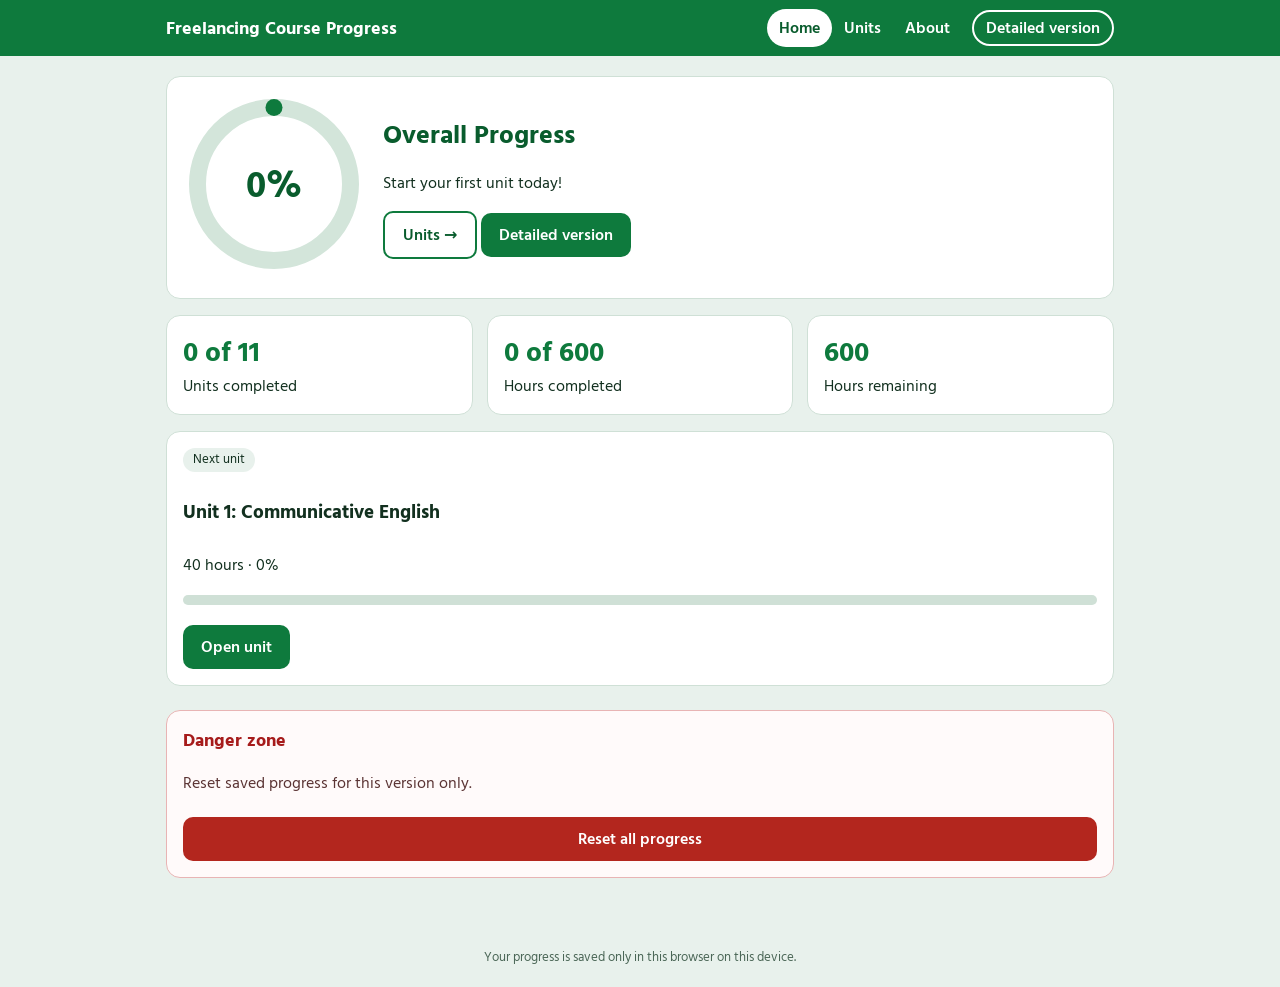
<file: index.html>
<!DOCTYPE html>
<html lang="en">
<head>
<meta charset="utf-8">
<meta name="viewport" content="width=device-width,initial-scale=1">
<title>Freelancing Course Progress</title>
<link href="https://fonts.googleapis.com/css2?family=Hind+Siliguri:wght@400;600;700&display=swap" rel="stylesheet">
<link rel="stylesheet" href="css/index.css">
</head>
<body>
<header><div class="bar">
<div class="brand" id="brand"></div>
<nav id="nav"></nav>
<a class="lang" id="dv" href="detailed.html" style="text-decoration:none"></a>

</div></header>
<main id="app"></main>
<footer id="foot"></footer>

<script src="js/progress-sync.js" defer></script>
    <script src="js/index.js" defer></script>
</body>
</html>
</file>
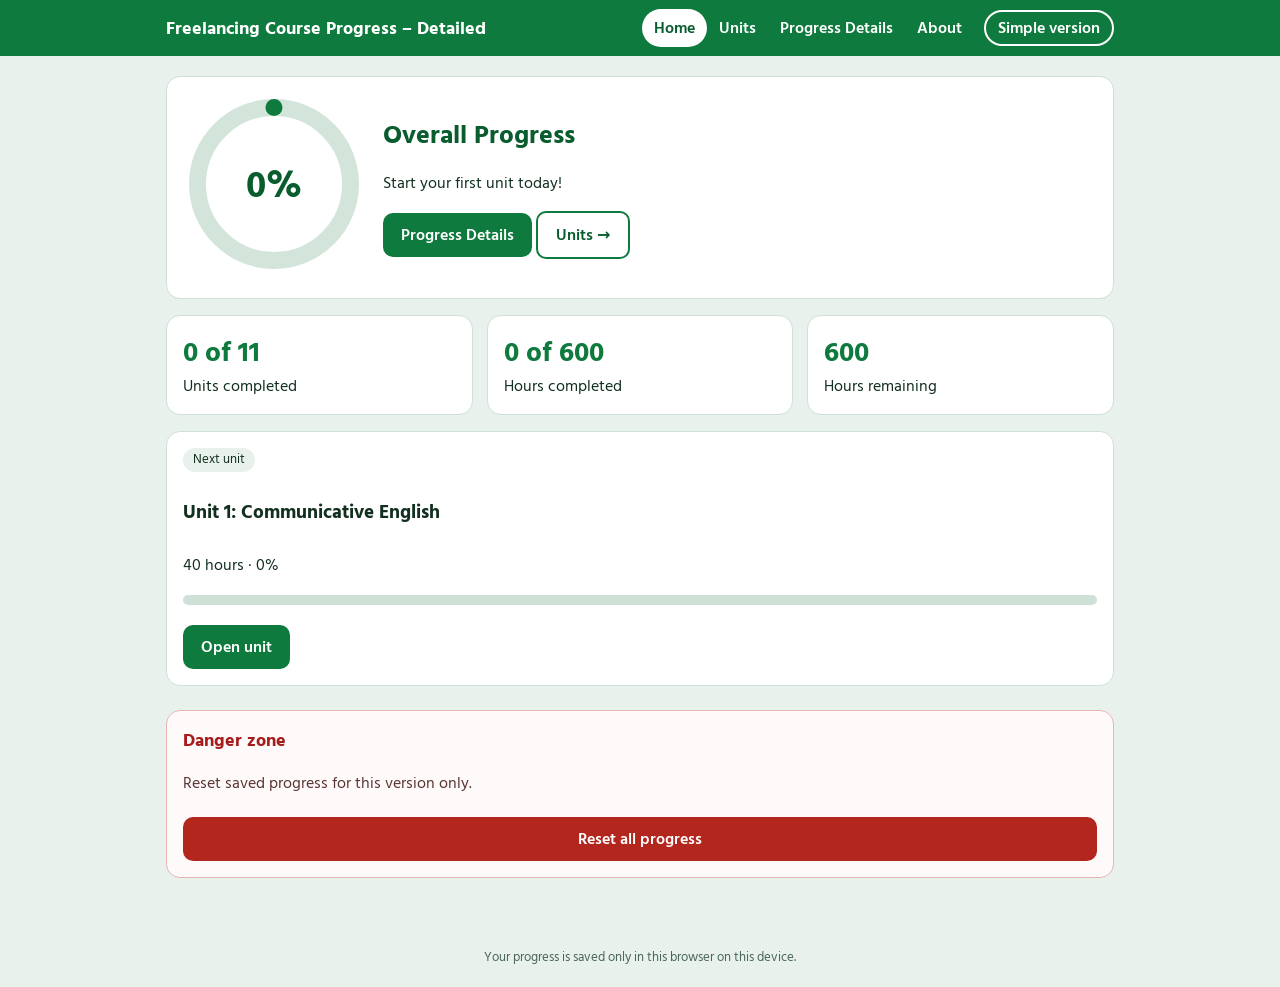
<file: detailed.html>
<!DOCTYPE html>
<html lang="en">
<head>
<meta charset="utf-8">
<meta name="viewport" content="width=device-width,initial-scale=1">
<title>Freelancing Course Progress</title>
<link href="https://fonts.googleapis.com/css2?family=Hind+Siliguri:wght@400;600;700&display=swap" rel="stylesheet">
<link rel="stylesheet" href="css/detailed.css">
</head>
<body>
<header><div class="bar">
<div class="brand" id="brand"></div>
<nav id="nav"></nav>
<a class="lang" id="v1" href="index.html" style="text-decoration:none"></a>

</div></header>
<main id="app"></main>
<footer id="foot"></footer>

<script src="js/progress-sync.js" defer></script>
    <script src="js/detailed.js" defer></script>
</body>
</html>
</file>
<file: css/index.css>
:root{--g:#0e7a3d;--gd:#095c2d;--bg:#e8f1ec;--card:#fff;--line:#cfe0d6;--tx:#12301f}
*{box-sizing:border-box}
body{margin:0;background:var(--bg);color:var(--tx);font-family:"Hind Siliguri",system-ui,Arial,sans-serif;line-height:1.5}
header{background:var(--g);color:#fff;position:sticky;top:0;z-index:5}
.bar{max-width:980px;margin:auto;padding:10px 16px;display:flex;flex-wrap:wrap;align-items:center;gap:10px}
.brand{font-weight:700;font-size:18px;margin-right:auto}
nav a{color:#fff;text-decoration:none;padding:6px 12px;border-radius:20px;font-weight:600}
nav a.on{background:#fff;color:var(--gd)}
.lang{border:2px solid #fff;background:none;color:#fff;border-radius:20px;padding:4px 12px;font:inherit;font-weight:600;cursor:pointer}
main{max-width:980px;margin:auto;padding:20px 16px 50px}
h1{margin:0 0 6px;font-size:26px;color:var(--gd)}
.hero,.card,.stat{background:var(--card);border:1px solid var(--line);border-radius:14px}
.hero{display:flex;align-items:center;gap:24px;padding:22px;flex-wrap:wrap}
.ring{width:170px;flex:none}
.stats{display:grid;grid-template-columns:repeat(auto-fit,minmax(200px,1fr));gap:14px;margin:16px 0}
.stat{padding:16px}.stat b{display:block;font-size:28px;color:var(--g)}
.grid{display:grid;grid-template-columns:repeat(auto-fill,minmax(290px,1fr));gap:14px;margin-top:16px}
.card{padding:16px;display:flex;flex-direction:column;gap:8px}
.card.ok{border-color:var(--g);background:#f1faf4}
.row{display:flex;align-items:center;gap:10px}
.row h3{margin:0;font-size:17px;flex:1}
.chk{width:24px;height:24px;accent-color:var(--g);cursor:pointer}
.tag{font-size:13px;background:var(--bg);padding:2px 10px;border-radius:12px;width:fit-content}
.ok .tag{background:var(--g);color:#fff}
.btn{display:inline-block;background:var(--g);color:#fff;border:0;border-radius:10px;padding:10px 18px;font:inherit;font-weight:600;text-decoration:none;cursor:pointer}
.btn.alt{background:#fff;color:var(--gd);border:2px solid var(--g)}
.btn.red{background:#b3261e}
a.more{color:var(--g);font-weight:600;text-decoration:none}
ul{padding-left:20px}.tl{list-style:none;padding:0;margin:6px 0 12px}.tl li{padding:6px 0}.tl label{display:flex;gap:10px;align-items:center;cursor:pointer}
.pbar{height:10px;background:var(--line);border-radius:8px;overflow:hidden;margin-top:10px}
.pbar i{display:block;height:100%;background:var(--g)}
.nav2{display:flex;justify-content:space-between;margin-top:20px;gap:10px;flex-wrap:wrap}
footer{text-align:center;font-size:13px;color:#4a6656;padding:20px}

.danger-zone{margin-top:24px;border:1px solid #e8b4b4;background:#fffafa}
.danger-zone h2{margin:0 0 8px;color:#a61b1b;font-size:1.15rem}
.danger-zone p{margin:0 0 14px;color:#5b3434}
</file>
<file: css/detailed.css>
:root{--g:#0e7a3d;--gd:#095c2d;--bg:#e8f1ec;--card:#fff;--line:#cfe0d6;--tx:#12301f}
*{box-sizing:border-box}
body{margin:0;background:var(--bg);color:var(--tx);font-family:"Hind Siliguri",system-ui,Arial,sans-serif;line-height:1.5}
header{background:var(--g);color:#fff;position:sticky;top:0;z-index:5}
.bar{max-width:980px;margin:auto;padding:10px 16px;display:flex;flex-wrap:wrap;align-items:center;gap:10px}
.brand{font-weight:700;font-size:18px;margin-right:auto}
nav a{color:#fff;text-decoration:none;padding:6px 12px;border-radius:20px;font-weight:600}
nav a.on{background:#fff;color:var(--gd)}
.lang{border:2px solid #fff;background:none;color:#fff;border-radius:20px;padding:4px 12px;font:inherit;font-weight:600;cursor:pointer}
main{max-width:980px;margin:auto;padding:20px 16px 50px}
h1{margin:0 0 6px;font-size:26px;color:var(--gd)}
.hero,.card,.stat{background:var(--card);border:1px solid var(--line);border-radius:14px}
.hero{display:flex;align-items:center;gap:24px;padding:22px;flex-wrap:wrap}
.ring{width:170px;flex:none}
.stats{display:grid;grid-template-columns:repeat(auto-fit,minmax(200px,1fr));gap:14px;margin:16px 0}
.stat{padding:16px}.stat b{display:block;font-size:28px;color:var(--g)}
.grid{display:grid;grid-template-columns:repeat(auto-fill,minmax(290px,1fr));gap:14px;margin-top:16px}
.card{padding:16px;display:flex;flex-direction:column;gap:8px}
.card.ok{border-color:var(--g);background:#f1faf4}
.row{display:flex;align-items:center;gap:10px}
.row h3{margin:0;font-size:17px;flex:1}
.chk{width:24px;height:24px;accent-color:var(--g);cursor:pointer}
.tag{font-size:13px;background:var(--bg);padding:2px 10px;border-radius:12px;width:fit-content}
.ok .tag{background:var(--g);color:#fff}
.btn{display:inline-block;background:var(--g);color:#fff;border:0;border-radius:10px;padding:10px 18px;font:inherit;font-weight:600;text-decoration:none;cursor:pointer}
.btn.alt{background:#fff;color:var(--gd);border:2px solid var(--g)}
.btn.red{background:#b3261e}
a.more{color:var(--g);font-weight:600;text-decoration:none}
ul{padding-left:20px}.seg{display:flex;gap:8px;flex-wrap:wrap;align-items:center;margin:0 0 14px}.seg button{border:2px solid var(--g);background:#fff;color:var(--gd);border-radius:20px;padding:6px 14px;font:inherit;font-weight:600;cursor:pointer}.seg button.on{background:var(--g);color:#fff}.tw{overflow-x:auto}table{width:100%;border-collapse:collapse;background:#fff}th,td{border:1px solid var(--line);padding:8px;text-align:left;font-size:14px;vertical-align:top}th{background:var(--g);color:#fff}.num{width:90px;font:inherit;padding:8px;border:2px solid var(--line);border-radius:8px}details{background:#fff;border:1px solid var(--line);border-radius:10px;padding:8px 12px;margin-top:8px}summary{cursor:pointer;font-weight:600}@media print{header,.noprint,footer{display:none}}.tl{list-style:none;padding:0;margin:6px 0 12px}.tl li{padding:6px 0}.tl label{display:flex;gap:10px;align-items:center;cursor:pointer}
.pbar{height:10px;background:var(--line);border-radius:8px;overflow:hidden;margin-top:10px}
.pbar i{display:block;height:100%;background:var(--g)}
.nav2{display:flex;justify-content:space-between;margin-top:20px;gap:10px;flex-wrap:wrap}
footer{text-align:center;font-size:13px;color:#4a6656;padding:20px}

.danger-zone{margin-top:24px;border:1px solid #e8b4b4;background:#fffafa}
.danger-zone h2{margin:0 0 8px;color:#a61b1b;font-size:1.15rem}
.danger-zone p{margin:0 0 14px;color:#5b3434}
</file>
